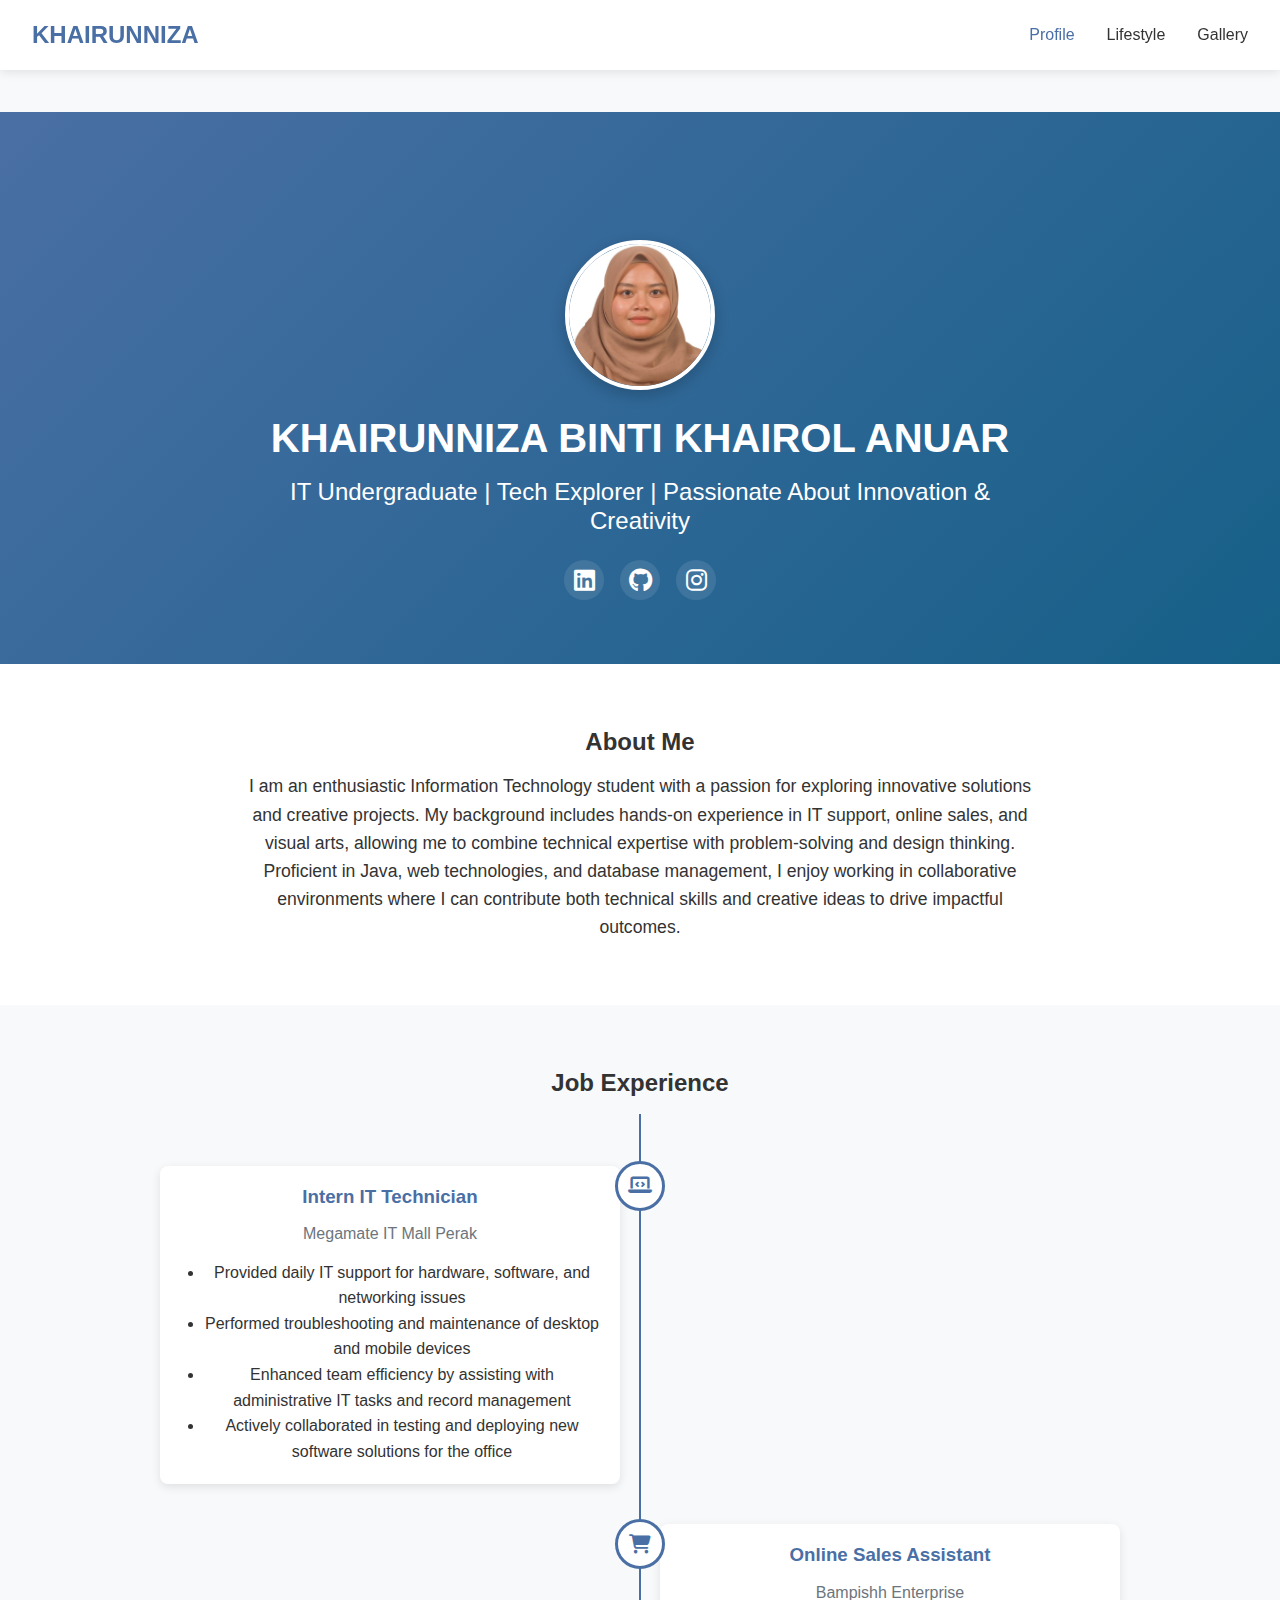
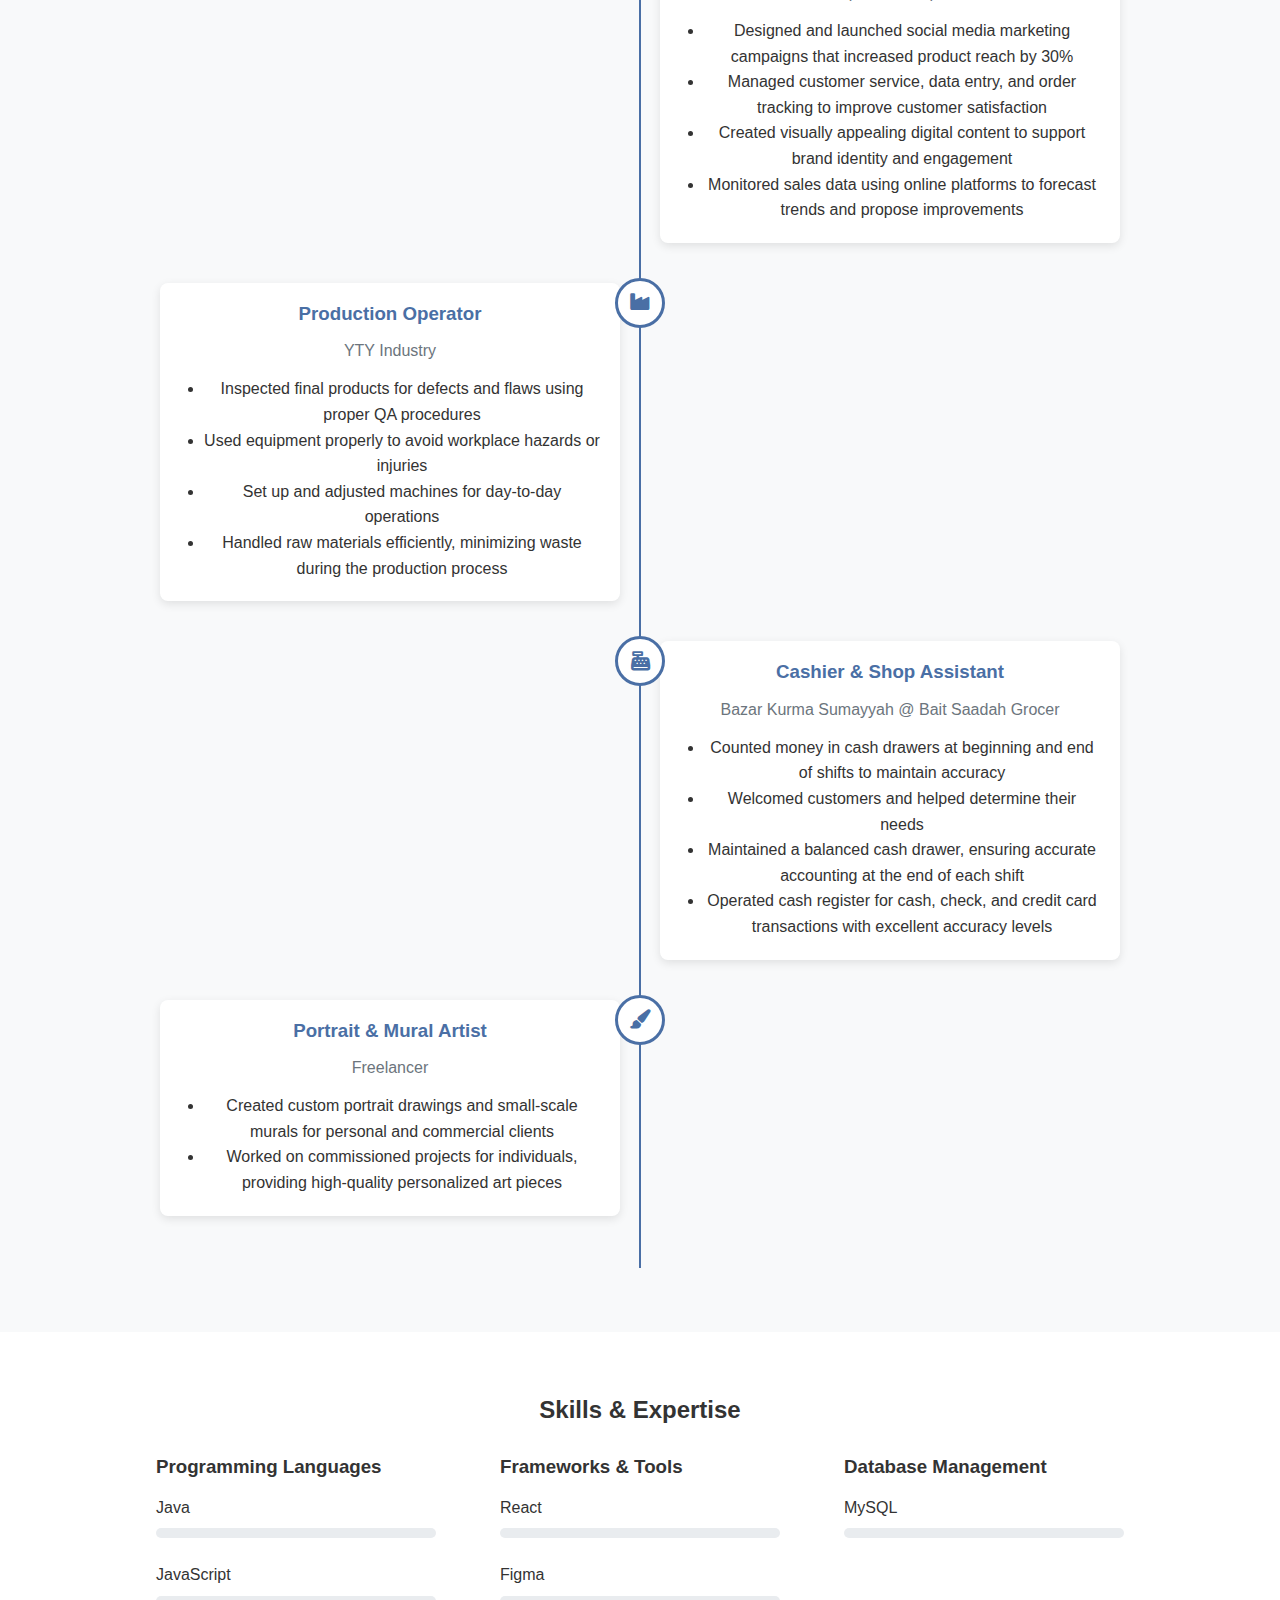
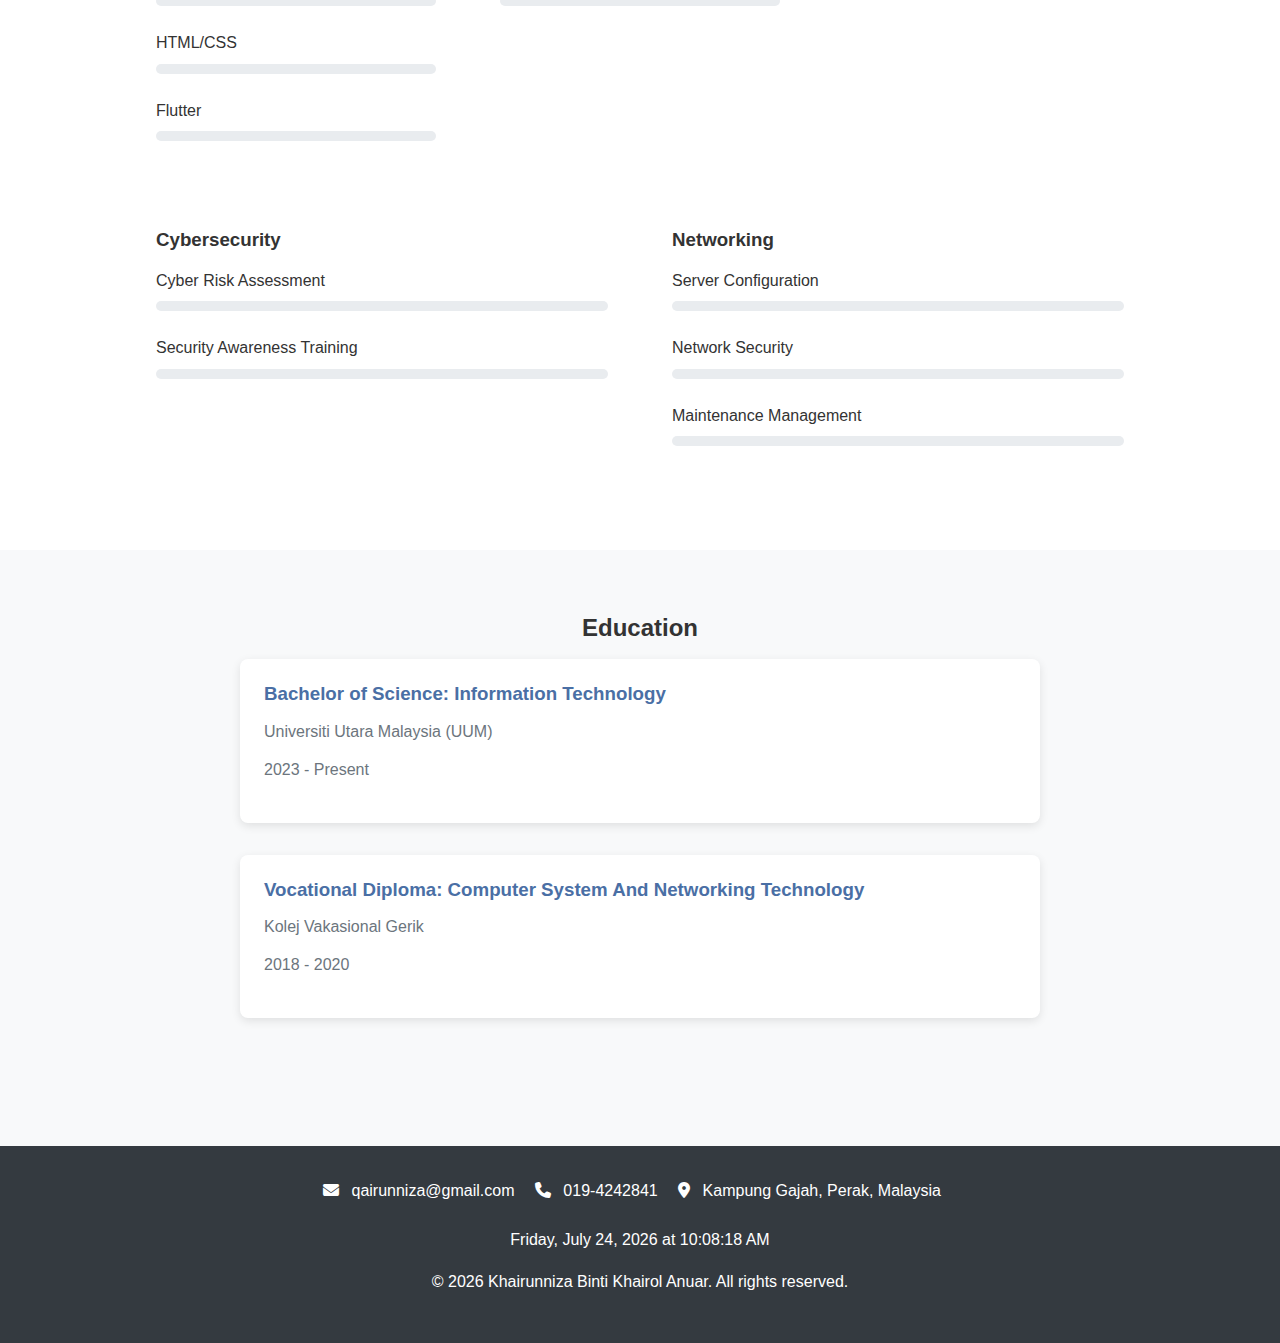
<file: index.html>
<!DOCTYPE html>
<html lang="en">
<head>
    <meta charset="UTF-8">
    <meta name="viewport" content="width=device-width, initial-scale=1.0">
    <title>Khairunniza - Portfolio</title>
    <link rel="stylesheet" href="css/style.css">  
    <link rel="stylesheet" href="https://cdnjs.cloudflare.com/ajax/libs/font-awesome/6.4.0/css/all.min.css">
</head>
<body>
    <header>
        <nav>
            <div class="logo">KHAIRUNNIZA</div>
            <ul class="nav-links">
                <li><a href="index.html" class="active">Profile</a></li>
                <li><a href="lifestyle.html">Lifestyle</a></li>
                <li><a href="gallery.html">Gallery</a></li>
            </ul>
            <div class="burger">
                <div class="line1"></div>
                <div class="line2"></div>
                <div class="line3"></div>
            </div>
        </nav>
    </header>

    <main>
        <!-- Pic Section -->
        <section class="hero">
            <div class="hero-content">
                <div class="profile-pic">
                    <img src="images/profile.jpg" alt="Khairunniza's Profile Picture">
                </div>
                <h1>KHAIRUNNIZA BINTI KHAIROL ANUAR</h1>
                <h2>IT Undergraduate | Tech Explorer | Passionate About Innovation & Creativity</h2>
                <div class="social-icons">
                    <a href="https://www.linkedin.com/in/khairunniza-khairol-anuar-a06859122/" target="_blank"><i class="fab fa-linkedin"></i></a>
                    <a href="https://github.com/qhai27" target="_blank"><i class="fab fa-github"></i></a>
                    <a href="https://www.instagram.com/qhaii.anuar" target="_blank"><i class="fab fa-instagram"></i></a>
                </div>
            </div>
        </section>

        <section class="about">
            <h2>About Me</h2>
            <p>I am an enthusiastic Information Technology student with a passion for exploring innovative solutions and creative projects. My background includes hands-on experience in IT support, online sales, and visual arts, allowing me to combine technical expertise with problem-solving and design thinking. Proficient in Java, web technologies, and database management, I enjoy working in collaborative environments where I can contribute both technical skills and creative ideas to drive impactful outcomes.</p>
        </section>

        <section class="experience">
    <h2>Job Experience</h2>
    <div class="timeline">
        <div class="timeline-item">
            <div class="timeline-icon">
                <i class="fas fa-laptop-code"></i>
            </div>
            <div class="timeline-content">
                <h3>Intern IT Technician</h3>
                <h4>Megamate IT Mall Perak</h4>
                <ul>
                    <li>Provided daily IT support for hardware, software, and networking issues</li>
                    <li>Performed troubleshooting and maintenance of desktop and mobile devices</li>
                    <li>Enhanced team efficiency by assisting with administrative IT tasks and record management</li>
                    <li>Actively collaborated in testing and deploying new software solutions for the office</li>
                </ul>
            </div>
        </div>
        
        <div class="timeline-item">
            <div class="timeline-icon">
                <i class="fas fa-shopping-cart"></i>
            </div>
            <div class="timeline-content">
                <h3>Online Sales Assistant</h3>
                <h4>Bampishh Enterprise</h4>
                <ul>
                    <li>Designed and launched social media marketing campaigns that increased product reach by 30%</li>
                    <li>Managed customer service, data entry, and order tracking to improve customer satisfaction</li>
                    <li>Created visually appealing digital content to support brand identity and engagement</li>
                    <li>Monitored sales data using online platforms to forecast trends and propose improvements</li>
                </ul>
            </div>
        </div>

        <div class="timeline-item">
            <div class="timeline-icon">
                <i class="fas fa-industry"></i>
            </div>
            <div class="timeline-content">
                <h3>Production Operator</h3>
                <h4>YTY Industry</h4>
                <ul>
                    <li>Inspected final products for defects and flaws using proper QA procedures</li>
                    <li>Used equipment properly to avoid workplace hazards or injuries</li>
                    <li>Set up and adjusted machines for day-to-day operations</li>
                    <li>Handled raw materials efficiently, minimizing waste during the production process</li>
                </ul>
            </div>
        </div>

        <div class="timeline-item">
            <div class="timeline-icon">
                <i class="fas fa-cash-register"></i>
            </div>
            <div class="timeline-content">
                <h3>Cashier & Shop Assistant</h3>
                <h4>Bazar Kurma Sumayyah @ Bait Saadah Grocer</h4>
                <ul>
                    <li>Counted money in cash drawers at beginning and end of shifts to maintain accuracy</li>
                    <li>Welcomed customers and helped determine their needs</li>
                    <li>Maintained a balanced cash drawer, ensuring accurate accounting at the end of each shift</li>
                    <li>Operated cash register for cash, check, and credit card transactions with excellent accuracy levels</li>
                </ul>
            </div>
        </div>

        <div class="timeline-item">
            <div class="timeline-icon">
                <i class="fas fa-paint-brush"></i>
            </div>
            <div class="timeline-content">
                <h3>Portrait & Mural Artist</h3>
                <h4>Freelancer</h4>
                <ul>
                    <li>Created custom portrait drawings and small-scale murals for personal and commercial clients</li>
                    <li>Worked on commissioned projects for individuals, providing high-quality personalized art pieces</li>
                </ul>
            </div>
        </div>

    </div>
</section>

        </section>

        <section class="skills">
    <h2>Skills & Expertise</h2>
    <div class="skills-container">
        <div class="skill-category">
            <h3>Programming Languages</h3>
            <div class="skill" data-level="85">
                <span>Java</span>
                <div class="skill-bar"><div class="skill-level"></div></div>
            </div>
            <div class="skill" data-level="80">
                <span>JavaScript</span>
                <div class="skill-bar"><div class="skill-level"></div></div>
            </div>
            <div class="skill" data-level="75">
                <span>HTML/CSS</span>
                <div class="skill-bar"><div class="skill-level"></div></div>
            </div>
            <div class="skill" data-level="70">
                <span>Flutter</span>
                <div class="skill-bar"><div class="skill-level"></div></div>
            </div>
        </div>

        <div class="skill-category">
            <h3>Frameworks & Tools</h3>
            <div class="skill" data-level="80">
                <span>React</span>
                <div class="skill-bar"><div class="skill-level"></div></div>
            </div>
            <div class="skill" data-level="85">
                <span>Figma</span>
                <div class="skill-bar"><div class="skill-level"></div></div>
            </div>
        </div>

        <div class="skill-category">
            <h3>Database Management</h3>
            <div class="skill" data-level="70">
                <span>MySQL</span>
                <div class="skill-bar"><div class="skill-level"></div></div>
            </div>
        </div>

        <div class="skill-category">
            <h3>Cybersecurity</h3>
            <div class="skill" data-level="75">
                <span>Cyber Risk Assessment</span>
                <div class="skill-bar"><div class="skill-level"></div></div>
            </div>
            <div class="skill" data-level="70">
                <span>Security Awareness Training</span>
                <div class="skill-bar"><div class="skill-level"></div></div>
            </div>
        </div>

        <div class="skill-category">
            <h3>Networking</h3>
            <div class="skill" data-level="75">
                <span>Server Configuration</span>
                <div class="skill-bar"><div class="skill-level"></div></div>
            </div>
            <div class="skill" data-level="70">
                <span>Network Security</span>
                <div class="skill-bar"><div class="skill-level"></div></div>
            </div>
            <div class="skill" data-level="70">
                <span>Maintenance Management</span>
                <div class="skill-bar"><div class="skill-level"></div></div>
            </div>
        </div>
    </div>
</section>

        </section>

        <section class="education">
            <h2>Education</h2>
            <div class="education-item">
                <h3>Bachelor of Science: Information Technology</h3>
                <h4>Universiti Utara Malaysia (UUM)</h4>
                <p class="date">2023 - Present</p>
            </div>
            <div class="education-item">
                <h3>Vocational Diploma: Computer System And Networking Technology</h3>
                <h4>Kolej Vakasional Gerik</h4>
                <p class="date">2018 - 2020</p>
            </div>
        </section>
    </main>

    <footer>
        <div class="contact-info">
            <p><i class="fas fa-envelope"></i> qairunniza@gmail.com</p>
            <p><i class="fas fa-phone"></i> 019-4242841</p>
            <p><i class="fas fa-map-marker-alt"></i> Kampung Gajah, Perak, Malaysia</p>
        </div>
        <div class="date-time">
            <p id="current-date-time"></p>
        </div>
        <div class="copyright">
            <p>&copy; 2024 Khairunniza Binti Khairol Anuar. All rights reserved.</p>
        </div>
    </footer>

    <script src="js/main.js"></script>
    
</body>
</html>
</file>
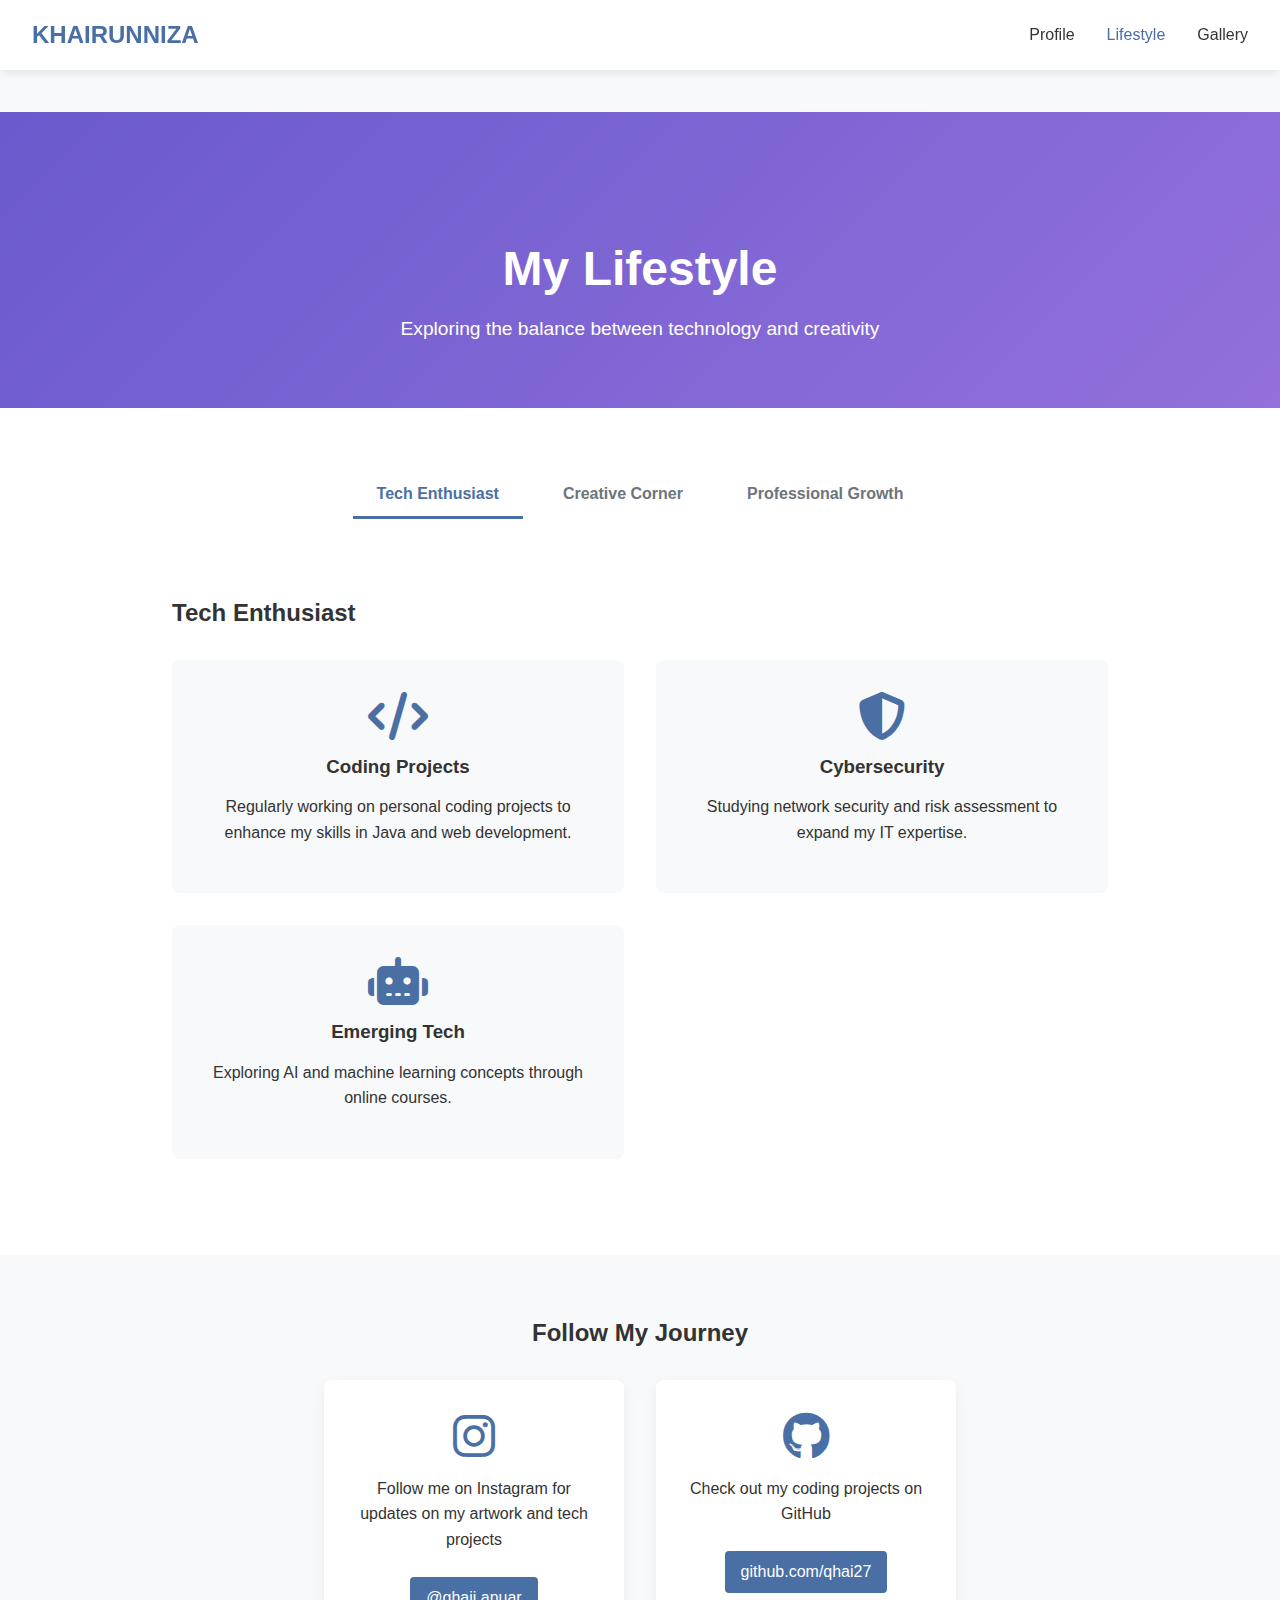
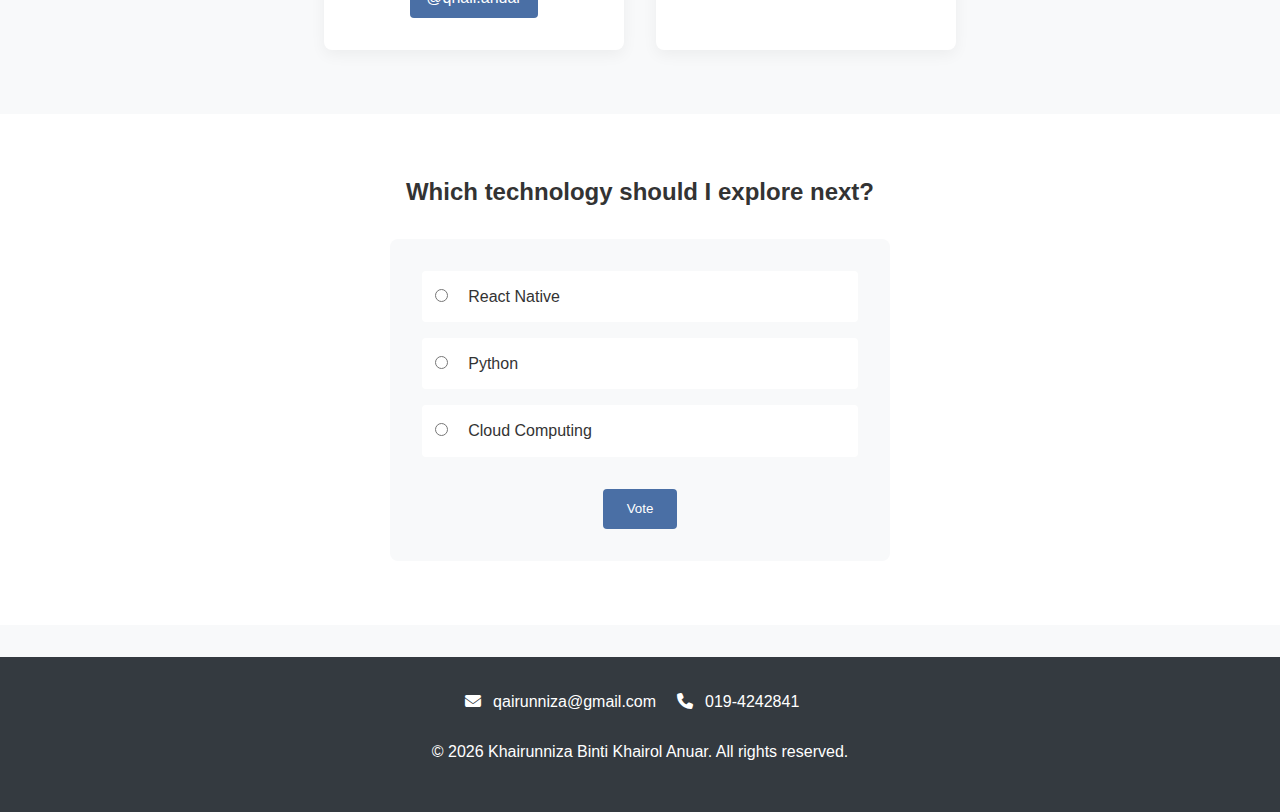
<file: lifestyle.html>
<!DOCTYPE html>
<html lang="en">
<head>
    <meta charset="UTF-8">
    <meta name="viewport" content="width=device-width, initial-scale=1.0">
    <title>My Lifestyle - Khairunniza</title>
    <link rel="stylesheet" href="css/style.css">
    <link rel="stylesheet" href="css/lifestyle.css">
    <link rel="stylesheet" href="https://cdnjs.cloudflare.com/ajax/libs/font-awesome/6.4.0/css/all.min.css">
</head>
<body>
    <header>
        <nav>
            <div class="logo">KHAIRUNNIZA</div>
            <ul class="nav-links">
                <li><a href="index.html">Profile</a></li>
                <li><a href="lifestyle.html" class="active">Lifestyle</a></li>
                <li><a href="gallery.html">Gallery</a></li>
            </ul>
            <div class="burger">
                <div class="line1"></div>
                <div class="line2"></div>
                <div class="line3"></div>
            </div>
        </nav>
    </header>

    <main>
        <section class="lifestyle-hero">
            <h1>My Lifestyle</h1>
            <p>Exploring the balance between technology and creativity</p>
        </section>

        <section class="interests">
            <div class="interest-tabs">
                <button class="tab-btn active" data-tab="tech">Tech Enthusiast</button>
                <button class="tab-btn" data-tab="art">Creative Corner</button>
                <button class="tab-btn" data-tab="learning">Professional Growth</button>
            </div>

            <div class="tab-content active" id="tech">
                <h2>Tech Enthusiast</h2>
                <div class="tech-grid">
                    <div class="tech-card">
                        <i class="fas fa-code"></i>
                        <h3>Coding Projects</h3>
                        <p>Regularly working on personal coding projects to enhance my skills in Java and web development.</p>
                    </div>
                    <div class="tech-card">
                        <i class="fas fa-shield-alt"></i>
                        <h3>Cybersecurity</h3>
                        <p>Studying network security and risk assessment to expand my IT expertise.</p>
                    </div>
                    <div class="tech-card">
                        <i class="fas fa-robot"></i>
                        <h3>Emerging Tech</h3>
                        <p>Exploring AI and machine learning concepts through online courses.</p>
                    </div>
                </div>
            </div>

            <div class="tab-content" id="art">
                <h2>Creative Corner</h2>
                <div class="art-content">
                    <div class="art-text">
                        <p>When I'm not coding, I express my creativity through portrait drawings and mural art. My artistic work helps me maintain balance and brings a unique perspective to my technical projects.</p>
                        <p>I accept commissioned projects and enjoy collaborating with clients to bring their visions to life.</p>
                        <a href="gallery.html" class="btn">View My Art Gallery</a>
                    </div>
                    <div class="art-image">
                        <img src="images/105.jpg" alt="Artwork sample">
                    </div>
                </div>
            </div>

            <div class="tab-content" id="learning">
                <h2>Professional Growth</h2>
                <div class="learning-content">
                    <div class="learning-item">
                        <h3>Currently Learning</h3>
                        <ul>
                            <li>Advanced JavaScript frameworks</li>
                            <li>Network security best practices</li>
                            <li>UI/UX design principles</li>
                        </ul>
                    </div>
                    <div class="learning-item">
                        <h3>Reading List</h3>
                        <ul>
                            <li>Clean Code by Robert C. Martin</li>
                            <li>Designing Data-Intensive Applications</li>
                            <li>The Creative Habit by Twyla Tharp</li>
                        </ul>
                    </div>
                </div>
            </div>
        </section>

        <section class="social-feed">
            <h2>Follow My Journey</h2>
            <div class="social-container">
                <!-- Instagram feed placeholder -->
                <div class="social-card">
                    <i class="fab fa-instagram"></i>
                    <p>Follow me on Instagram for updates on my artwork and tech projects</p>
                    <a href="https://www.instagram.com/qhaii.anuar/" class="btn">@qhaii.anuar</a>
                </div>
                <!-- GitHub feed placeholder -->
                <div class="social-card">
                    <i class="fab fa-github"></i>
                    <p>Check out my coding projects on GitHub</p>
                    <a href="https://github.com/qhai27" class="btn">github.com/qhai27</a>
                </div>
            </div>
        </section>

        <section class="poll-section">
            <h2>Which technology should I explore next?</h2>
            <div class="poll">
                <div class="poll-option">
                    <input type="radio" id="option1" name="tech-poll" value="react-native">
                    <label for="option1">React Native</label>
                </div>
                <div class="poll-option">
                    <input type="radio" id="option2" name="tech-poll" value="python">
                    <label for="option2">Python</label>
                </div>
                <div class="poll-option">
                    <input type="radio" id="option3" name="tech-poll" value="cloud">
                    <label for="option3">Cloud Computing</label>
                </div>
                <button class="poll-submit">Vote</button>
            </div>
            <div class="poll-results" style="display: none;">
                <h3>Poll Results</h3>
                <div class="result-bars">
                    <!-- Results in JavaScript -->
                </div>
            </div>
        </section>
    </main>

    <footer>
        <div class="contact-info">
            <p><i class="fas fa-envelope"></i> qairunniza@gmail.com</p>
            <p><i class="fas fa-phone"></i> 019-4242841</p>
        </div>
        <div class="copyright">
            <p>&copy; 2024 Khairunniza Binti Khairol Anuar. All rights reserved.</p>
        </div>
    </footer>

    <script src="js/main.js"></script>
    <script src="js/lifestyle.js"></script>
</body>
</html>
</file>
<file: css/style.css>
/* Global Styles */
:root {
  --primary-color: #4a6fa5;
  --secondary-color: #166088;
  --accent-color: #4fc3f7;
  --text-color: #333;
  --light-bg: #f8f9fa;
  --dark-bg: #343a40;
  --white: #ffffff;
  --gray: #6c757d;
}

* {
  margin: 0;
  padding: 0;
  box-sizing: border-box;
  font-family: 'Segoe UI', Tahoma, Geneva, Verdana, sans-serif;
}

body {
  line-height: 1.6;
  color: var(--text-color);
  background-color: var(--light-bg);
}

a {
  text-decoration: none;
  color: var(--primary-color);
}

h1, h2, h3, h4 {
  margin-bottom: 1rem;
  line-height: 1.2;
}

p {
  margin-bottom: 1rem;
}

img {
  max-width: 100%;
  height: auto;
}

.btn {
  display: inline-block;
  padding: 0.5rem 1rem;
  background-color: var(--primary-color);
  color: white;
  border-radius: 4px;
  transition: all 0.3s ease;
}

.btn:hover {
  background-color: var(--secondary-color);
  transform: translateY(-2px);
}

.container {
  width: 90%;
  max-width: 1200px;
  margin: 0 auto;
  padding: 0 1rem;
}

/* Navigation */
nav {
  display: flex;
  justify-content: space-between;
  align-items: center;
  padding: 1rem 2rem;
  background-color: var(--white);
  box-shadow: 0 2px 10px rgba(0, 0, 0, 0.1);
  position: fixed;
  width: 100%;
  top: 0;
  z-index: 1000;
}

.logo {
  font-size: 1.5rem;
  font-weight: bold;
  color: var(--primary-color);
}

.nav-links {
  display: flex;
  list-style: none;
}

.nav-links li {
  margin-left: 2rem;
}

.nav-links a {
  color: var(--text-color);
  font-weight: 500;
  transition: color 0.3s ease;
}

.nav-links a:hover, .nav-links a.active {
  color: var(--primary-color);
}

.burger {
  display: none;
  cursor: pointer;
}

.burger div {
  width: 25px;
  height: 3px;
  background-color: var(--text-color);
  margin: 5px;
  transition: all 0.3s ease;
}

/* Footer */
footer {
  background-color: var(--dark-bg);
  color: var(--white);
  padding: 2rem 0;
  text-align: center;
}

.contact-info {
  margin-bottom: 1rem;
}

.contact-info p {
  margin-bottom: 0.5rem;
  display: inline-block;
  margin-right: 1rem;
}

.contact-info i {
  margin-right: 0.5rem;
}

/* Responsive Burger */
@media screen and (max-width: 768px) {
  .nav-links {
    position: absolute;
    right: 0;
    top: 70px;
    background-color: var(--white);
    flex-direction: column;
    width: 100%;
    text-align: center;
    transform: translateY(-150%);
    transition: transform 0.5s ease;
    box-shadow: 0 2px 10px rgba(0, 0, 0, 0.1);
  }

  .nav-links.active {
    transform: translateY(0);
  }

  .nav-links li {
    margin: 1rem 0;
  }

  .burger {
    display: block;
  }
}

.toggle .line1 {
  transform: rotate(-45deg) translate(-5px, 6px);
}
.toggle .line2 {
  opacity: 0;
}
.toggle .line3 {
  transform: rotate(45deg) translate(-5px, -6px);
}

/* Main container */
main {
  margin-top: 80px;
  padding: 2rem 0;
}

/* Hero Section */
.hero {
  padding: 8rem 0 4rem;
  text-align: center;
  background: linear-gradient(135deg, var(--primary-color), var(--secondary-color));
  color: white;
}

.hero-content {
  max-width: 800px;
  margin: 0 auto;
}

.profile-pic {
  width: 150px;
  height: 150px;
  border-radius: 50%;
  overflow: hidden;
  margin: 0 auto 1.5rem;
  border: 4px solid white;
  box-shadow: 0 5px 15px rgba(0, 0, 0, 0.2);
}

.profile-pic img {
  width: 100%;
  height: 100%;
  object-fit: cover;
}

.hero h1 {
  font-size: 2.5rem;
}

.hero h2 {
  font-size: 1.5rem;
  font-weight: 400;
  margin-bottom: 1.5rem;
}

.social-icons {
  margin-top: 1rem;
  display: flex;
  justify-content: center;
  gap: 1rem;
}

.social-icons a {
  color: white;
  font-size: 1.5rem;
  width: 40px;
  height: 40px;
  display: flex;
  align-items: center;
  justify-content: center;
  border-radius: 50%;
  background-color: rgba(255, 255, 255, 0.1);
  transition: transform 0.3s ease, background-color 0.3s ease;
}

.social-icons a:hover {
  transform: translateY(-3px);
  background-color: rgba(255, 255, 255, 0.2);
}

/* About Section */
.about {
  padding: 4rem 0;
  text-align: center;
  background-color: var(--white);
}

.about p {
  max-width: 800px;
  margin: 0 auto;
  font-size: 1.1rem;
}

/* Experience Section */
.experience {
  padding: 4rem 0;
  background-color: var(--light-bg);
  text-align: center; 
}

.timeline {
  position: relative;
  max-width: 1000px;
  margin: 0 auto;
  padding: 2rem 0;
}

.timeline::before {
  content: '';
  position: absolute;
  width: 2px;
  background-color: var(--primary-color);
  top: 0;
  bottom: 0;
  left: 50%;
  margin-left: -1px;
}

.timeline-item {
  padding: 20px;
  position: relative;
  width: 50%;
  box-sizing: border-box;
}

.timeline-item:nth-child(odd) {
  left: 0;
}

.timeline-item:nth-child(even) {
  left: 50%;
}

.timeline-icon {
  position: absolute;
  width: 50px;
  height: 50px;
  background-color: var(--white);
  border-radius: 50%;
  right: -25px;
  top: 15px;
  display: flex;
  align-items: center;
  justify-content: center;
  border: 3px solid var(--primary-color);
  z-index: 1;
}

.timeline-item:nth-child(even) .timeline-icon {
  left: -25px;
}

.timeline-icon i {
  color: var(--primary-color);
  font-size: 1.2rem;
}

.timeline-content {
  padding: 20px;
  background-color: var(--white);
  border-radius: 8px;
  box-shadow: 0 3px 10px rgba(0, 0, 0, 0.1);
}

.timeline-content h3 {
  color: var(--primary-color);
}

.timeline-content h4 {
  color: var(--gray);
  font-weight: 400;
}

.timeline-content ul {
  margin-left: 1.5rem;
}

@media screen and (max-width: 768px) {
  .timeline::before {
    left: 31px;
  }

  .timeline-item {
    width: 100%;
    padding-left: 70px;
    padding-right: 25px;
    left: 0 !important;
  }

  .timeline-icon {
    left: 6px;
  }
}

/* Skills Section */
.skills {
  padding: 4rem 0;
  background-color: var(--white);
  text-align: center;
}

.skills-container {
  display: flex;
  flex-wrap: wrap;
  justify-content: center;
  gap: 2rem;
  max-width: 1000px;
  margin: 0 auto;
}

.skill-category {
  flex: 1;
  min-width: 300px;
  text-align: left;
  padding: 1rem;
}

.skill {
  margin-bottom: 1.5rem;
}

.skill span {
  display: block;
  margin-bottom: 0.5rem;
  font-weight: 500;
}

.skill-bar {
  height: 10px;
  background-color: #e9ecef;
  border-radius: 5px;
  overflow: hidden;
}

.skill-level {
  height: 100%;
  background-color: var(--primary-color);
  border-radius: 5px;
  width: 0;
  transition: width 1s ease;
}

/* Education Section */
.education {
  padding: 4rem 0;
  background-color: var(--light-bg);
  text-align: center;
}

.education-item {
  max-width: 800px;
  margin: 0 auto 2rem;
  padding: 1.5rem;
  background-color: var(--white);
  border-radius: 8px;
  box-shadow: 0 3px 10px rgba(0, 0, 0, 0.1);
  text-align: left;
}

.education-item h3 {
  color: var(--primary-color);
}

.education-item h4, .date {
  color: var(--gray);
  font-weight: 400;
}

.date-time-box {
    position: fixed;
    top: 20px;
    right: 20px;
    background-color: #f4f4f4;
    color: #333;
    padding: 10px 15px;
    border: 1px solid #ddd;
    border-radius: 8px;
    box-shadow: 0 2px 5px rgba(0, 0, 0, 0.1);
    font-size: 0.9rem;
    font-weight: bold;
    z-index: 1000;
    text-align: center;
}
</file>
<file: css/lifestyle.css>
/* Lifestyle Page Specific Styles */
.lifestyle-hero {
    padding: 8rem 0 4rem;
    text-align: center;
    background: linear-gradient(135deg, #6a5acd, #9370db);
    color: white;
}

.lifestyle-hero h1 {
    font-size: 3rem;
    margin-bottom: 1rem;
}

.lifestyle-hero p {
    font-size: 1.2rem;
    max-width: 600px;
    margin: 0 auto;
}

/* Interests Section */
.interests {
    padding: 4rem 0;
    background-color: var(--white);
}

.interest-tabs {
    display: flex;
    justify-content: center;
    margin-bottom: 2rem;
    flex-wrap: wrap;
}

.tab-btn {
    padding: 0.8rem 1.5rem;
    margin: 0 0.5rem 1rem;
    background: none;
    border: none;
    border-bottom: 3px solid transparent;
    font-size: 1rem;
    font-weight: 600;
    color: var(--gray);
    cursor: pointer;
    transition: all 0.3s ease;
}

.tab-btn:hover, .tab-btn.active {
    color: var(--primary-color);
    border-bottom: 3px solid var(--primary-color);
}

.tab-content {
    display: none;
    max-width: 1000px;
    margin: 0 auto;
    padding: 2rem;
}

.tab-content.active {
    display: block;
}

/* Tech Grid */
.tech-grid {
    display: grid;
    grid-template-columns: repeat(auto-fit, minmax(300px, 1fr));
    gap: 2rem;
    margin-top: 2rem;
}

.tech-card {
    background-color: var(--light-bg);
    padding: 2rem;
    border-radius: 8px;
    text-align: center;
    transition: transform 0.3s ease, box-shadow 0.3s ease;
}

.tech-card:hover {
    transform: translateY(-5px);
    box-shadow: 0 10px 20px rgba(0, 0, 0, 0.1);
}

.tech-card i {
    font-size: 3rem;
    color: var(--primary-color);
    margin-bottom: 1rem;
}

.tech-card h3 {
    margin-bottom: 1rem;
}

/* Art Content */
.art-content {
    display: flex;
    align-items: center;
    gap: 2rem;
    margin-top: 2rem;
}

.art-text {
    flex: 1;
    text-align: left;
}

.art-image {
    flex: 1;
    border-radius: 8px;
    overflow: hidden;
    box-shadow: 0 5px 15px rgba(0, 0, 0, 0.1);
}

/* Learning Content */
.learning-content {
    display: flex;
    gap: 2rem;
    margin-top: 2rem;
}

.learning-item {
    flex: 1;
    background-color: var(--light-bg);
    padding: 1.5rem;
    border-radius: 8px;
}

.learning-item h3 {
    color: var(--primary-color);
    margin-bottom: 1rem;
    border-bottom: 2px solid var(--primary-color);
    padding-bottom: 0.5rem;
}

.learning-item ul {
    margin-left: 1.5rem;
}

/* Social Feed */
.social-feed {
    padding: 4rem 0;
    background-color: var(--light-bg);
    text-align: center;
}

.social-container {
    display: flex;
    justify-content: center;
    flex-wrap: wrap;
    gap: 2rem;
    margin-top: 2rem;
}

.social-card {
    background-color: var(--white);
    padding: 2rem;
    border-radius: 8px;
    width: 300px;
    box-shadow: 0 5px 15px rgba(0, 0, 0, 0.05);
    transition: transform 0.3s ease;
}

.social-card:hover {
    transform: translateY(-5px);
}

.social-card i {
    font-size: 3rem;
    color: var(--primary-color);
    margin-bottom: 1rem;
}

.social-card p {
    margin-bottom: 1.5rem;
}

/* Poll Section */
.poll-section {
    padding: 4rem 0;
    background-color: var(--white);
    text-align: center;
}

.poll {
    max-width: 500px;
    margin: 2rem auto 0;
    background-color: var(--light-bg);
    padding: 2rem;
    border-radius: 8px;
}

.poll-option {
    margin-bottom: 1rem;
    text-align: left;
    padding: 0.8rem;
    background-color: var(--white);
    border-radius: 4px;
    transition: background-color 0.3s ease;
}

.poll-option:hover {
    background-color: #e9ecef;
}

.poll-option input {
    margin-right: 1rem;
}

.poll-submit {
    margin-top: 1rem;
    padding: 0.8rem 1.5rem;
    background-color: var(--primary-color);
    color: white;
    border: none;
    border-radius: 4px;
    cursor: pointer;
    transition: background-color 0.3s ease;
}

.poll-submit:hover {
    background-color: var(--secondary-color);
}

.poll-results {
    margin-top: 2rem;
}

.result-bars {
    margin-top: 1rem;
}

.result-bar {
    margin-bottom: 0.5rem;
    display: flex;
    align-items: center;
}

.result-label {
    width: 120px;
    text-align: left;
    margin-right: 1rem;
}

.result-progress {
    flex: 1;
    height: 20px;
    background-color: #e9ecef;
    border-radius: 4px;
    overflow: hidden;
}

.result-fill {
    height: 100%;
    background-color: var(--primary-color);
    width: 0;
    transition: width 1s ease;
}

/* Responsive Design */
@media screen and (max-width: 768px) {
    .art-content, .learning-content {
        flex-direction: column;
    }
    
    .tech-grid {
        grid-template-columns: 1fr;
    }
}
</file>
